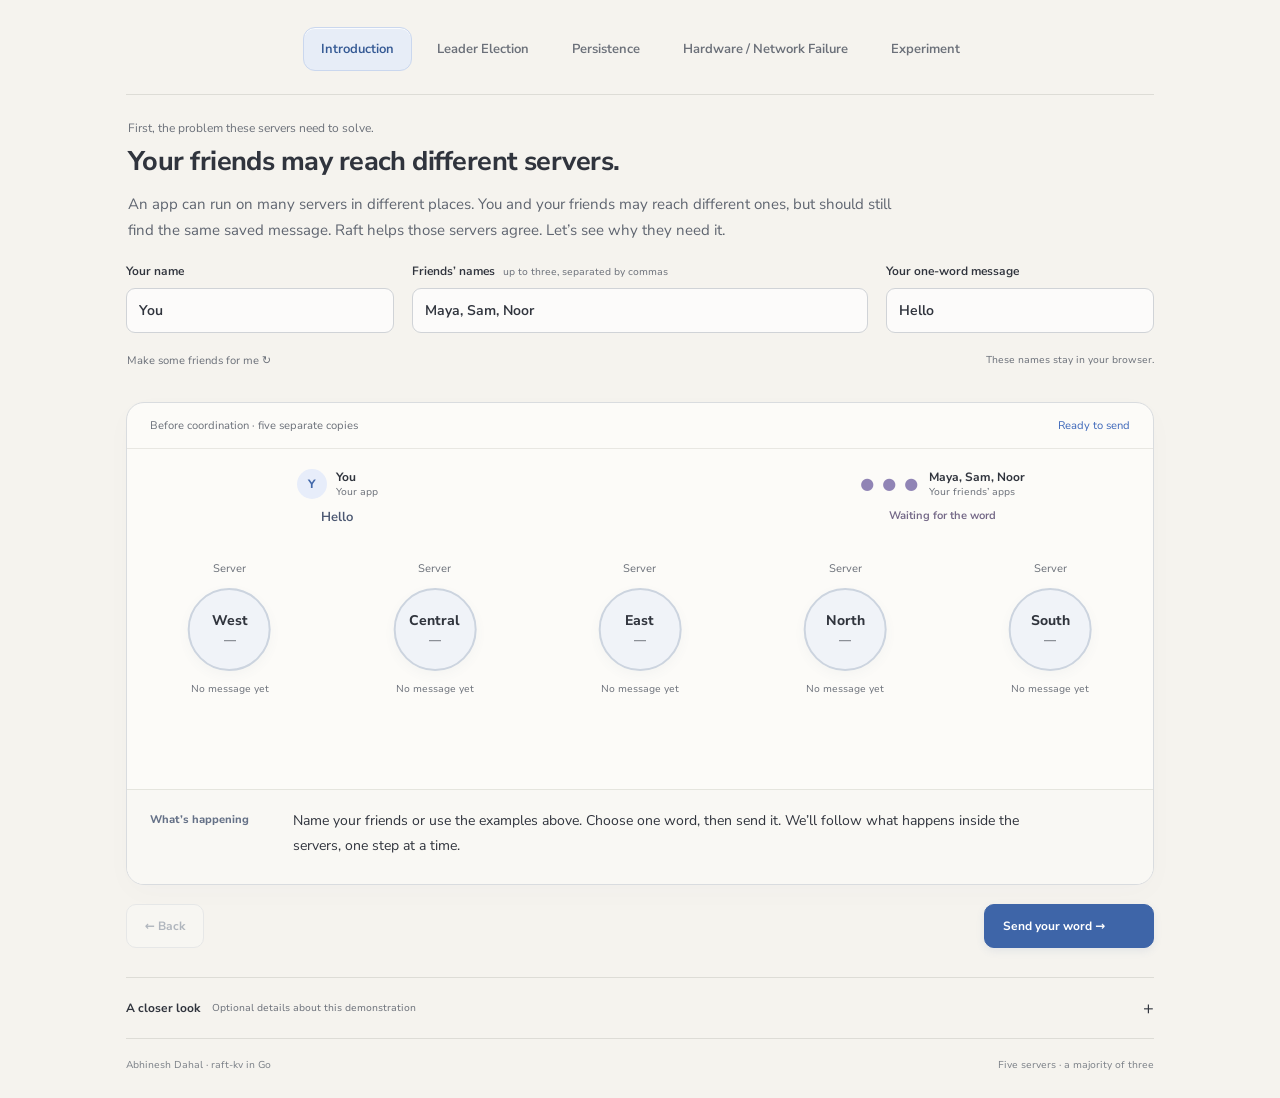
<file: docs/index.html>
<!doctype html><html lang="en"><head><meta charset="utf-8"><meta name="viewport" content="width=device-width, initial-scale=1"><meta name="theme-color" content="#f5f3ee"><meta name="description" content="Follow your own one-word message through five servers. An interactive introduction to Raft, leader election, majority agreement, and recovery."><title>How servers agree — a Raft demonstration</title><link rel="icon" href="./assets/favicon.svg" type="image/svg+xml"><link rel="preload" href="./assets/nunito-sans.ttf" as="font" type="font/ttf" crossorigin><link rel="stylesheet" href="./style.css"><script type="module" src="./app.mjs"></script></head>
<body><a class="skip" href="#main">Skip to the demonstration</a><div class="page">
<header><nav class="navigation" aria-label="Explore how Raft works"><a href="#introduction" data-section="introduction" aria-current="page">Introduction</a><a href="#leader-election" data-section="leader-election">Leader Election</a><a href="#persistence" data-section="persistence">Persistence</a><a href="#failure" data-section="failure">Hardware / Network Failure</a><a href="#experiment" data-section="experiment">Experiment</a></nav></header>
<main id="main"><section class="scene-heading"><p id="section-context" class="section-context">First, the problem these servers need to solve.</p><h1 id="scene-title">Your friends may reach different servers.</h1><p id="opening-context">An app can run on many servers in different places. You and your friends may reach different ones, but should still find the same saved message. Raft helps those servers agree. Let’s see why they need it.</p></section>
<form id="setup" class="setup"><div class="setup-fields"><label>Your name<input id="sender" name="sender" value="You" maxlength="20" autocomplete="off" required></label><label class="friends-field">Friends’ names <span>up to three, separated by commas</span><input id="friends" name="friends" value="Maya, Sam, Noor" maxlength="64" autocomplete="off" required></label><label>Your one-word message<input id="word" name="word" value="Hello" maxlength="14" autocomplete="off" required></label></div><div class="setup-bottom"><button class="subtle" id="random-friends" type="button">Make some friends for me ↻</button><span>These names stay in your browser.</span></div><p id="setup-error" class="error" role="alert" hidden></p></form>
<div class="message-context" id="message-context" hidden><span id="message-context-text"></span><button id="edit-message" class="subtle">Change names or word</button></div>
<section class="demonstration" aria-label="Five servers and your message"><div class="diagram-top"><span id="diagram-label">Five computers behind the same app</span><span id="diagram-status">Waiting for your word</span></div><div class="diagram" id="diagram" role="group" aria-label="Five servers: West, Central, East, North, and South"></div><div id="majority" class="majority" hidden><span id="majority-label"></span><strong id="majority-value"></strong><small id="majority-note"></small></div><div class="explanation" id="explanation" aria-live="polite" aria-atomic="true"><span>What’s happening</span><p id="explanation-text">Name your friends or use the examples above. Choose one word, then send it. We’ll follow what happens inside the servers, one step at a time.</p></div></section>
<div id="story-controls" class="story-controls"><button id="previous" class="secondary" disabled>← Back</button><button id="replay" class="subtle" hidden>Replay this exchange ↻</button><button id="next" class="primary" type="submit" form="setup">Send your word <span aria-hidden="true">→</span></button></div>
<section id="experiment-controls" class="experiment-controls" hidden aria-label="Experiment controls"><form id="experiment-form"><label for="experiment-word">Send another word</label><div><input id="experiment-word" maxlength="14" value="Again" autocomplete="off" required><button id="send-word" class="primary" type="submit">Send →</button></div><p id="experiment-feedback" role="status">The current word is saved. Try stopping the leader.</p></form><div class="experiment-buttons"><button id="stop-leader" class="secondary">Stop the leader</button><button id="restore-all" class="secondary">Restore everyone</button><button id="pause" class="subtle">Pause</button><button id="reset" class="subtle">Reset</button></div><div class="server-controls"><label for="selected-server">Choose a server<select id="selected-server"><option value="0">West</option><option value="1">Central</option><option value="2">East</option><option value="3">North</option><option value="4">South</option></select></label><button id="toggle-power" class="subtle">Stop West</button><button id="toggle-network" class="subtle">Disconnect West</button></div></section>
<details class="details" id="details"><summary>A closer look <span>Optional details about this demonstration</span><b aria-hidden="true">+</b></summary><div class="details-body"><p id="detail-explanation">The circles are servers. Their role can change; their names stay the same. Arrows show who is talking, and the label above them tells you what is being sent.</p><div id="inspector" class="inspector"></div><p>This is an educational browser model of Abhinesh Dahal’s Raft key/value project in Go. It is not a live Go cluster. Timing is slowed; labels are illustrative locations. The runnable Go demo retains protocol state in simulated, in-memory storage. It does not provide real disk durability.</p><p>The browser experiment uses five fixed members, crash/restart, and per-server connection loss. It omits snapshots and full read execution, and deduplicates one app request at a time for clarity. The Go service uses version checks and can return an uncertain result after a lost reply.</p></div></details>
</main><footer><span>Abhinesh Dahal · raft-kv in Go</span><span>Five servers · a majority of three</span></footer><noscript><p>Enable JavaScript to use this demonstration. Raft elects a leader and requires a majority to agree before confirming a change. A five-server group can keep working with two unavailable members when the other three can communicate.</p></noscript></div></body></html>
</file>
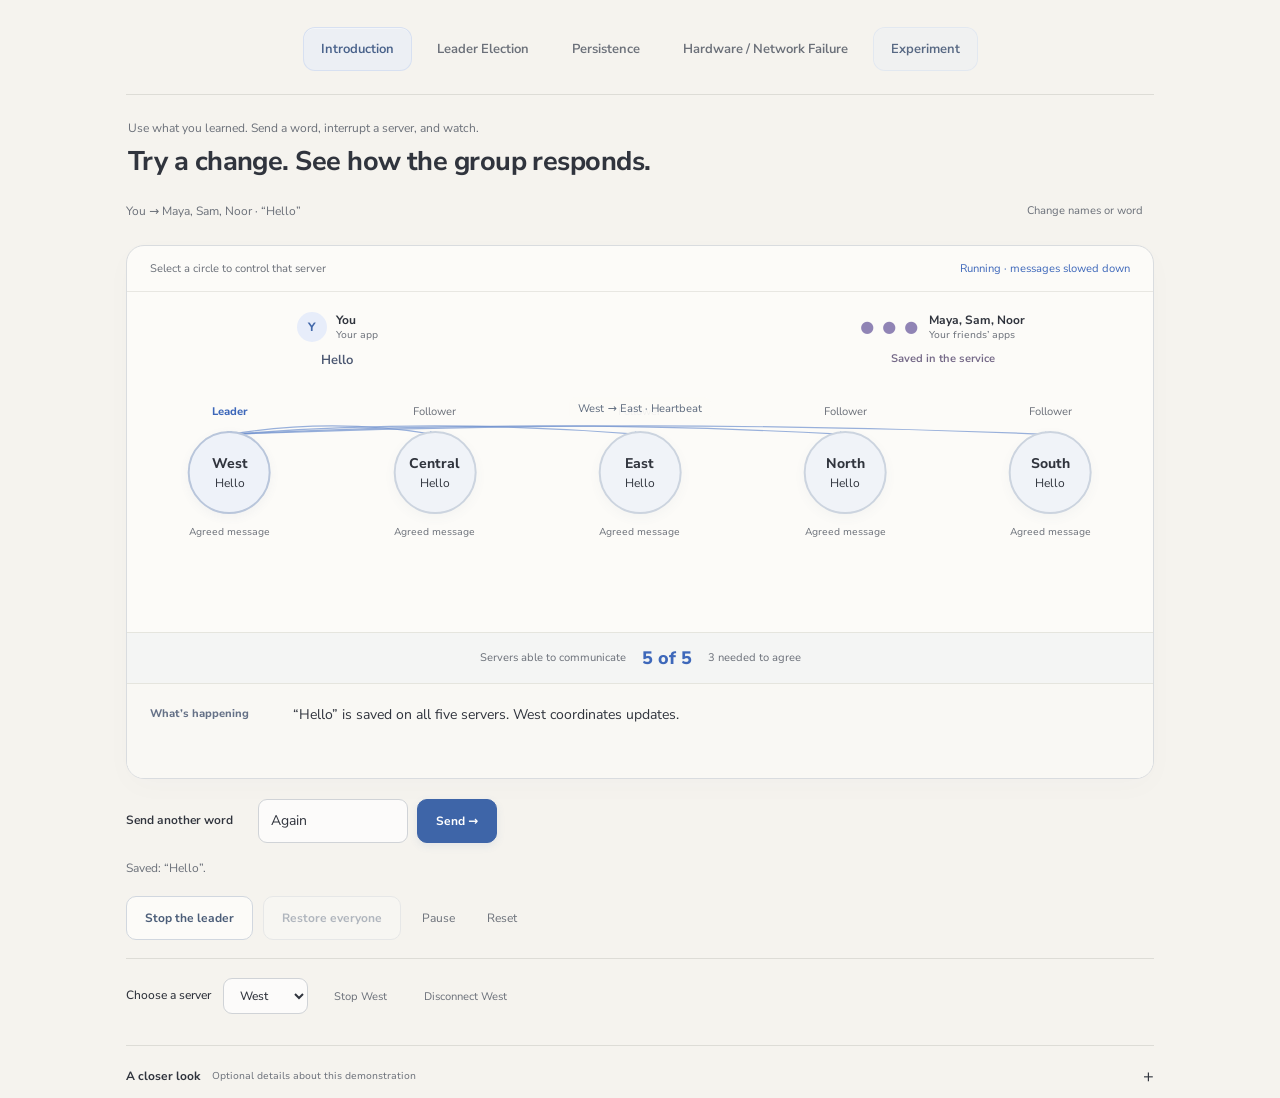
<file: docs/explore.html>
<!doctype html><html lang="en"><head><meta charset="utf-8"><meta name="viewport" content="width=device-width, initial-scale=1"><meta http-equiv="refresh" content="0;url=./#experiment"><title>Raft experiment</title></head><body><p><a href="./#experiment">Open the five-server experiment</a></p></body></html>
</file>
<file: docs/style.css>
@font-face{font-family:Nunito;src:url('./assets/nunito-sans.ttf') format('truetype');font-weight:200 900;font-display:swap}
:root{--bg:#f5f3ee;--surface:#fcfbf8;--ink:#30343d;--muted:#6b7079;--line:#dddcd6;--blue:#3e68ba;--blue-light:#e6edfb;--amber:#a36d19;--amber-light:#fff0d3;--success:#39806e;--red:#b66059;font-family:Nunito,system-ui,sans-serif;color:var(--ink);background:var(--bg);font-synthesis:none}
*{box-sizing:border-box}body{margin:0}h1,h2,h3,p{margin:0}button,input,select{font:inherit}button,a,input,select{-webkit-tap-highlight-color:transparent}button{color:inherit;cursor:pointer}button:disabled{cursor:default;opacity:.4}a{color:inherit}button,a,summary{touch-action:manipulation}button:focus-visible,a:focus-visible,input:focus-visible,select:focus-visible,summary:focus-visible{outline:3px solid #3e68ba70;outline-offset:4px}::selection{background:#dbe7ff}.page{max-width:1100px;padding:0 36px;margin:auto}.skip{position:absolute;top:-100px;left:20px;background:var(--surface);padding:12px;z-index:20}.skip:focus{top:10px}[hidden]{display:none!important}
header{padding:22px 0 18px;border-bottom:1px solid var(--line)}.navigation{display:flex;align-items:center;justify-content:center;gap:7px;overflow-x:auto;padding:5px;scrollbar-width:thin}.navigation a{position:relative;white-space:nowrap;display:block;border-radius:12px;padding:12px 17px;text-decoration:none;font-size:13px;font-weight:650;border:1px solid transparent;color:var(--muted);transition:background .22s,border-color .22s,box-shadow .22s,color .22s;isolation:isolate}.navigation a:hover,.navigation a:focus-visible{background:linear-gradient(135deg,#ffffffef,#e4ebf680);border-color:#ffffff;box-shadow:inset 0 1px 0 #fff,0 3px 15px #536b8e18,0 0 0 1px #ccd8e260;color:#30528f;backdrop-filter:blur(12px)}.navigation a[aria-current=page]{background:#e7edf7;border-color:#cad7ee;color:#345994;box-shadow:inset 0 1px 0 #ffffffc9}.navigation a[aria-current=page]:hover{background:linear-gradient(130deg,#ffffffdb,#dce8ffb0);box-shadow:inset 0 1px 0 #fff,0 3px 18px #4b73b32a}
.scene-heading{padding:25px 2px 19px;max-width:810px}.section-context{font-size:12px;color:var(--muted);margin-bottom:9px}h1{font-size:27px;line-height:1.25;letter-spacing:-.55px;font-weight:730}#opening-context{font-size:15px;line-height:1.75;color:#5f6570;margin-top:12px;max-width:780px}.setup{margin-bottom:23px}.setup-fields{display:grid;grid-template-columns:1fr 1.7fr 1fr;gap:18px}label{font-size:12px;font-weight:650;line-height:1.65}label span{font-weight:400;font-size:10px;color:var(--muted);margin-left:5px}input,select{border:1px solid #d0d3d7;border-radius:9px;background:#ffffffb3;color:var(--ink);padding:10px 12px;font-size:14px;min-height:42px;max-width:100%}.setup input{display:block;width:100%;margin-top:6px}.setup-bottom{display:flex;align-items:center;gap:20px;justify-content:space-between;margin-top:8px}.setup-bottom>span{font-size:10px;color:var(--muted)}.error{font-size:12px;color:var(--red);margin-top:8px}.subtle{border:1px solid transparent;border-radius:8px;background:transparent;padding:9px 10px;font-size:12px;color:var(--muted);min-height:38px}.subtle:hover:not(:disabled){color:var(--blue);background:#e7ebf1}.setup-bottom .subtle{padding-left:0;font-size:11px}.message-context{display:flex;align-items:center;justify-content:space-between;gap:15px;margin:-6px 0 15px;color:var(--muted);font-size:12px}.message-context .subtle{font-size:11px}.demonstration{border:1px solid #d9dcdF;background:var(--surface);border-radius:18px;overflow:hidden;box-shadow:0 8px 30px #3b435505}.diagram-top{display:flex;justify-content:space-between;gap:15px;padding:15px 23px;font-size:11px;color:var(--muted);border-bottom:1px solid #e8e7e2}.diagram-top>span:last-child{color:var(--blue)}.diagram{position:relative;height:340px;isolation:isolate}.person{position:absolute;top:20px;display:flex;align-items:center;justify-content:center;gap:9px;flex-wrap:wrap;width:37%;z-index:2;font-size:12px}.sender{left:2%}.recipients{right:2%}.avatar{display:flex;align-items:center;justify-content:center;background:#e7edfa;color:#4268aa;width:30px;height:30px;border-radius:50%;font-weight:750}.friend-avatars{color:#9084b5;letter-spacing:2px;white-space:nowrap;font-size:16px}.person-name{font-size:12px;font-weight:700;display:block;max-width:260px;overflow-wrap:anywhere}.person small{display:block;font-size:10px;color:var(--muted)}.person-word{display:block;width:100%;text-align:center;font-size:13px;font-weight:650;color:#4c5872;overflow-wrap:anywhere}.recipients .person-word{color:#746887;font-size:11px}.wires{position:absolute;inset:0;width:100%;height:100%;pointer-events:none;overflow:visible;z-index:1}.message-path{fill:none;stroke:#6f91cf;stroke-width:1.5;opacity:.7}.message-path.vote{stroke:#b88b37}.message-path.success{stroke:#4d9a85}.message-path.warning{stroke:#c17c64}.message-dot{fill:#507cce;stroke:var(--surface);stroke-width:2}.message-dot.vote{fill:#be8727}.message-dot.success{fill:#498f7b}.message-dot.warning{fill:#bc6f56}.node-card{position:absolute;transform:translate(-50%,-39px);width:18%;text-align:center;display:flex;flex-direction:column;align-items:center;z-index:3}.node-role{position:absolute;top:-27px;font-size:11px;color:var(--muted);white-space:nowrap}.node-circle{display:flex;flex-direction:column;align-items:center;justify-content:center;gap:3px;width:83px;height:83px;border-radius:50%;border:2px solid #ccd4df;background:#f0f3f8;box-shadow:0 4px 12px #5264770c;opacity:1!important;padding:4px;transition:background .35s,border-color .35s,box-shadow .35s}.node-circle strong{font-weight:750;font-size:14px}.node-word{font-size:12px;line-height:1.3;overflow-wrap:anywhere;max-width:75px}.node-circle:disabled{cursor:default}.node-circle:not(:disabled):hover{background:#e0e9fb;border-color:#6385c4;box-shadow:0 0 0 5px #7296d51a}.node-status{font-size:10px;line-height:1.5;margin-top:11px;color:var(--muted);min-height:30px;max-width:150px}.node-record{font-size:9px;line-height:1.5;background:#efeee8;border:1px solid #deded5;border-radius:5px;padding:3px 6px;max-width:100%;overflow-wrap:anywhere}.node-card[data-role=leader] .node-circle{border-color:#5d82c6;background:#e3ecfc;box-shadow:0 0 0 5px #517dcb10}.node-card[data-role=leader] .node-role{color:var(--blue);font-weight:750}.node-card[data-role=candidate] .node-circle{border-color:#c09138;background:var(--amber-light)}.node-card[data-role=candidate] .node-role{color:var(--amber);font-weight:750}.node-card[data-role=offline] .node-circle{background:#eeebe8;border-color:#d4bab4;border-style:dashed;color:#94817b}.node-card[data-role=offline] .node-role,.node-card[data-connected=false] .node-status{color:var(--red)}.node-card[data-connected=false] .node-circle{border-style:dashed;box-shadow:0 0 0 4px #c97e6c0f}.node-card.saved-group .node-circle{border-color:#527bc0;background:#e3edfc}.node-card.election-group .node-circle{border-color:#bb8830;background:#fff0d5}.node-card.saved-group.election-group .node-circle{background:linear-gradient(90deg,#e3edfc 50%,#fff0d5 50%);border-color:#778ba8;box-shadow:0 0 0 5px #827f5420}.traffic-label{position:absolute;top:105px;left:50%;transform:translateX(-50%);color:#5e6b7e;font-size:11px;line-height:1.5;white-space:nowrap;background:#fcfbf8ee;border-radius:6px;padding:4px 9px;z-index:4}.traffic-label:empty{display:none}.majority{border-top:1px solid #e5e5de;display:flex;align-items:center;justify-content:center;gap:16px;padding:13px 20px;background:#f4f5f4;font-size:11px;color:var(--muted);flex-wrap:wrap}.majority strong{font-size:18px;font-weight:800;color:var(--blue)}.majority small{font-size:11px}.explanation{border-top:1px solid #e5e5de;padding:18px 23px 21px;display:grid;grid-template-columns:125px 1fr;gap:18px;align-items:start;min-height:95px;background:#f9f8f4}.explanation>span{font-size:11px;font-weight:750;color:#657187;padding-top:4px}.explanation p{font-size:14px;line-height:1.8;max-width:770px}.story-controls{display:flex;align-items:center;gap:13px;padding:19px 0}.primary,.secondary{min-height:44px;padding:11px 18px;font-size:12px;font-weight:700;border-radius:10px;border:1px solid #d1d7df;background:var(--surface);color:#4b5d78;line-height:1.5}.primary{background:#3e65a8;border-color:#3e65a8;color:white;box-shadow:0 3px 8px #426ba51a}.primary:hover:not(:disabled){background:#32588f}.secondary:hover:not(:disabled){background:#e9eef6;border-color:#a9bddb}.story-controls .primary{margin-left:auto;min-width:170px;max-width:65%;display:flex;align-items:center;justify-content:space-between;gap:15px}.story-controls .subtle{font-size:11px}.details{border-top:1px solid var(--line);margin-top:10px}summary{display:flex;align-items:center;gap:12px;cursor:pointer;list-style:none;padding:18px 0;font-size:12px;font-weight:700}summary::-webkit-details-marker{display:none}summary span{font-size:10px;font-weight:400;color:var(--muted)}summary b{margin-left:auto;font-size:18px;font-weight:400}.details[open] summary b{transform:rotate(45deg)}.details-body{padding-bottom:20px}.details-body p{font-size:12px;line-height:1.9;color:var(--muted);max-width:850px;margin-bottom:15px}.inspector{display:grid;grid-template-columns:repeat(5,minmax(0,1fr));gap:14px;margin:15px 0 25px}.inspector h3{font-size:12px;margin-bottom:8px}.inspector p{font-size:10px;margin:0;line-height:1.8}.inspector .entry{display:block;font-size:10px;background:#edf2f0;border:1px solid #b4d0c6;border-radius:5px;padding:6px;margin-top:5px;overflow-wrap:anywhere}.inspector .entry.pending{background:#f9f1e3;border-color:#d9be8c}footer{padding:18px 0 25px;border-top:1px solid var(--line);display:flex;justify-content:space-between;gap:15px;color:#7c8188;font-size:10px;line-height:1.6}.experiment-controls{padding:20px 0}.experiment-controls>form{display:flex;gap:15px 25px;align-items:center;flex-wrap:wrap}.experiment-controls form>div{display:flex;gap:9px}.experiment-controls form input{max-width:150px}.experiment-controls form p{font-size:12px;line-height:1.7;color:var(--muted);flex-basis:100%}.experiment-buttons{display:flex;align-items:center;gap:10px;margin-top:18px;flex-wrap:wrap}.server-controls{display:flex;align-items:center;gap:15px;flex-wrap:wrap;margin-top:18px;border-top:1px solid var(--line);padding-top:18px}.server-controls label{display:flex;align-items:center;gap:12px;font-weight:500}.server-controls select{font-size:12px;min-height:36px;padding:6px 12px}.server-controls .subtle{font-size:11px}
@media(max-width:850px){.page{padding-inline:22px}.navigation{justify-content:flex-start;gap:4px}.navigation a{font-size:12px;padding:11px 13px}.scene-heading{padding-top:22px}.setup-fields{gap:12px}.friends-field>span{display:block;margin-left:0;font-size:9px}.setup-fields label{display:flex;flex-direction:column;justify-content:end}.setup input{font-size:13px}.node-circle{width:73px;height:73px}.node-card{transform:translate(-50%,-35px)}.node-role{font-size:10px;top:-24px}.node-circle strong{font-size:13px}.node-word{font-size:11px;max-width:65px}.node-record{font-size:8px}.node-status{font-size:9px}.explanation{grid-template-columns:105px 1fr;gap:12px}.person-name{font-size:11px}.person small{font-size:9px}}
@media(max-width:610px){.page{padding-inline:16px}header{padding:12px 0 10px}.navigation{margin-inline:-8px;gap:4px;padding:5px}.navigation a{font-size:11px;padding:10px 12px;border-radius:10px;flex-shrink:0}.scene-heading{padding:20px 0 16px}h1{font-size:23px;line-height:1.3;letter-spacing:-.3px}.section-context{font-size:11px;margin-bottom:8px}#opening-context{font-size:13px;line-height:1.75;margin-top:10px}.setup-fields{grid-template-columns:1fr 1fr;gap:12px}.friends-field{grid-column:1/-1;grid-row:2}.friends-field>span{display:inline}.setup-fields label{font-size:11px}.setup input{font-size:14px;min-height:42px}.setup-bottom{gap:10px;align-items:flex-start}.setup-bottom>span{font-size:9px;max-width:100px;line-height:1.6;padding-top:8px}.setup-bottom .subtle{font-size:10px}.setup{margin-bottom:16px}.diagram{height:415px}.demonstration{border-radius:13px}.diagram-top{padding:12px 14px;font-size:9px;gap:10px;flex-wrap:wrap}.person{top:18px;width:43%;gap:5px}.sender{left:1%}.recipients{right:1%}.person-name{max-width:130px;font-size:10px}.person small{font-size:8px}.person-word{font-size:12px;line-height:1.4}.recipients .person-word{font-size:10px}.avatar{width:24px;height:24px;font-size:11px}.friend-avatars{font-size:12px;letter-spacing:1px}.node-card{width:29%;transform:translate(-50%,-33px)}.node-circle{width:68px;height:68px}.node-circle strong{font-size:12px}.node-word{font-size:11px;max-width:60px}.node-role{font-size:10px;top:-23px}.node-status{font-size:9px;min-height:19px;margin-top:6px;max-width:100px}.node-record{font-size:8px;padding:2px 4px;max-width:110px;line-height:1.3}.traffic-label{top:105px;font-size:9px;white-space:normal;text-align:center;max-width:94%;width:max-content;line-height:1.5;padding:3px 6px}.majority{padding:10px 12px;gap:6px 12px;font-size:10px}.majority strong{font-size:16px}.majority small{font-size:10px}.explanation{display:block;padding:15px 16px;min-height:145px}.explanation>span{font-size:10px;display:block;margin-bottom:7px;padding:0}.explanation p{font-size:13px;line-height:1.8}.story-controls{gap:8px;flex-wrap:wrap;padding:15px 0}.primary,.secondary{font-size:11px;padding:11px 13px;min-height:43px}.story-controls .primary{min-width:160px;max-width:calc(100% - 85px)}.story-controls .subtle{font-size:10px;order:3;width:100%;text-align:center;min-height:33px}.message-context{gap:8px;align-items:flex-start;font-size:10px;margin-top:0}.message-context .subtle{font-size:10px;white-space:nowrap;padding-top:0;min-height:25px}.message-context>span{line-height:1.8}.inspector{grid-template-columns:repeat(2,minmax(0,1fr));gap:18px}.details summary{font-size:11px;gap:8px}.details summary span{font-size:9px;max-width:180px;line-height:1.6}.details-body p{font-size:11px}footer{font-size:9px;gap:15px}.experiment-controls>form{gap:10px}.experiment-controls>form>label{flex-basis:100%}.experiment-controls>form>div{width:100%}.experiment-controls form input{flex:1;max-width:none;min-width:0}.experiment-controls form p{font-size:11px}.experiment-buttons{gap:6px}.server-controls{gap:6px}.server-controls label{width:100%;font-size:11px}.server-controls .subtle{font-size:11px}.experiment-buttons .subtle{font-size:11px}}
@media(prefers-reduced-motion:reduce){*,*:before,*:after{animation:none!important;transition:none!important;scroll-behavior:auto!important}}
</file>
